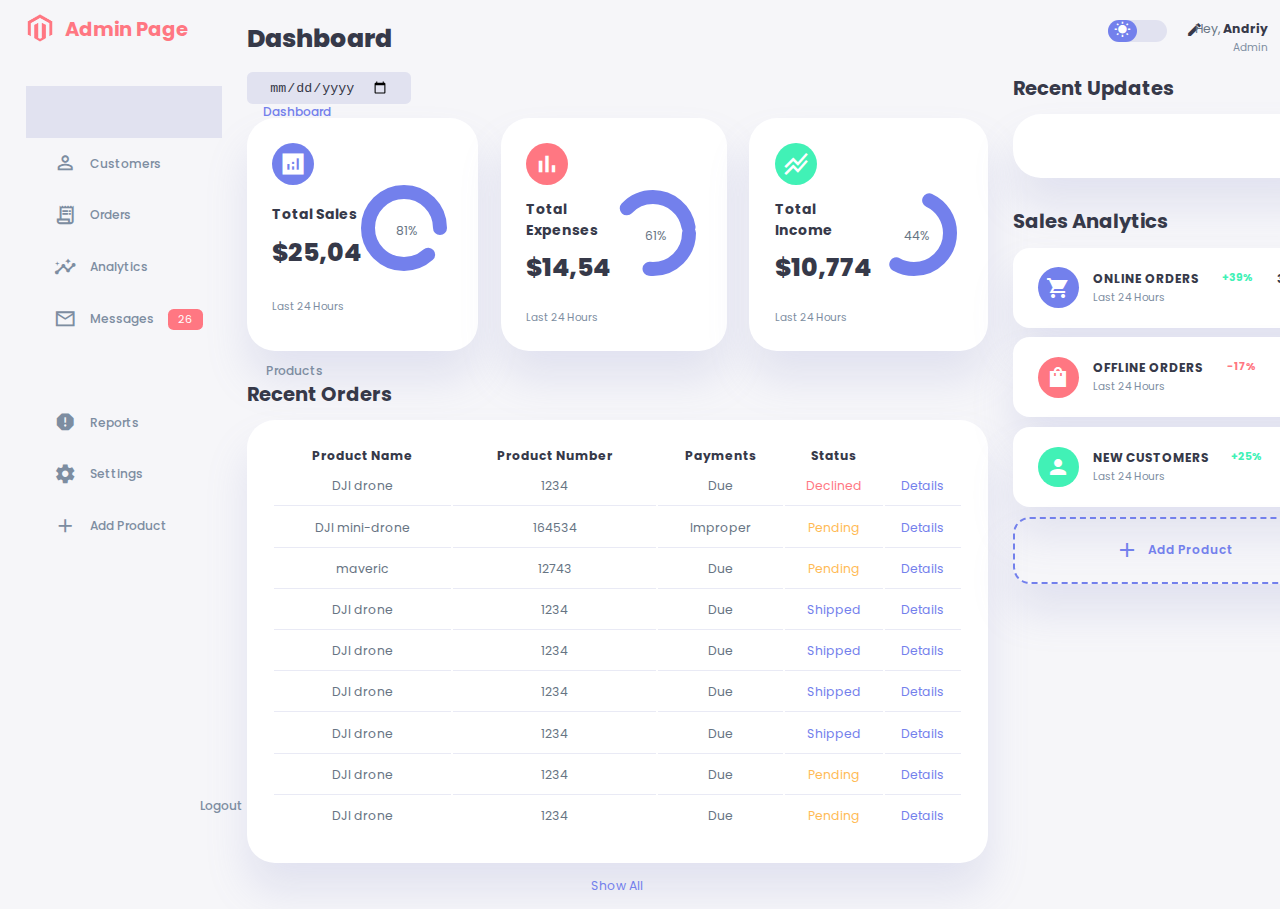
<file: index.html>
<!DOCTYPE html>
<html lang="en">

<head>
    <meta charset="UTF-8">
    <meta http-equiv="X-UA-Compatible" content="IE=edge">
    <meta name="viewport" content="width=device-width, initial-scale=1.0">
    <title>Responsive DashBoard</title>
    <!-- Material CDN -->
    <link href="https://fonts.googleapis.com/icon?family=Material+Icons+Sharp" rel="stylesheet">
    <!-- STYLESHEET -->
    <link rel="stylesheet" href="./Styles/index.css">
</head>

<body>
    <div class="container">
        <aside>
            <div class="top">
                <div class="logo">
                    <img src="./images/logo.png" alt="logo">
                    <h2 class="danger">Admin Page </h2>
                </div>
                <div class="close" id="close-btn">
                    <span class="material-icons-sharp">
                        close
                    </span>
                </div>
            </div>
            <div class="sidebar">
                <a href="#" class="active">
                    <span class="material-icons-sharp">grid_view</span>
                    <h3>Dashboard</h3>
                </a>
                <a href="#">
                    <span class="material-icons-sharp">person_outline</span>
                    <h3>Customers</h3>
                </a>
                <a href="#" id="1">
                    <span class="material-icons-sharp">receipt_long </span>
                    <h3>Orders</h3>
                </a>
                <a href="#">
                    <span class="material-icons-sharp">insights</span>
                    <h3>Analytics</h3>
                </a>
                <a href="#">
                    <span class="material-icons-sharp">mail_outline </span>
                    <h3>Messages</h3>
                    <span class="message-count">26</span>
                </a>
                <a href="#">
                    <span class="material-icons-sharp">inventory</span>
                    <h3>Products</h3>
                </a>
                <a href="#">
                    <span class="material-icons-sharp">report</span>
                    <h3>Reports</h3>
                </a>
                <a href="#">
                    <span class="material-icons-sharp">settings</span>
                    <h3>Settings</h3>
                </a>
                <a href="#">
                    <span class="material-icons-sharp">add</span>
                    <h3>Add Product</h3>
                </a>
                <a href="#">
                    <span class="material-icons-sharp">logout</span>
                    <h3>Logout</h3>
                </a>
            </div>
        </aside>
        <!------------- END OF ASIDE ------------->
        <main>
            <h1>Dashboard</h1>
            <div class="date">
                <input type="date">
            </div>
            <div class="insights">
                <div class="sales">
                    <span class="material-icons-sharp">analytics</span>
                    <div class="middle">
                        <div class="left">
                            <h3>Total Sales</h3>
                            <h1>$25,04</h1>
                        </div>
                        <div class="progress">
                            <svg>
                                <circle cx="38" cy="38" r="36"></circle>
                            </svg>
                            <div class="number">
                                <p>81%</p>
                            </div>
                        </div>
                    </div>
                    <small class="text-muted">Last 24 Hours</small>
                </div>
                <!------------- END OF SALES ------------->
                <div class="expenses">
                    <span class="material-icons-sharp">bar_chart</span>
                    <div class="middle">
                        <div class="left">
                            <h3>Total Expenses</h3>
                            <h1>$14,54</h1>
                        </div>
                        <div class="progress">
                            <svg>
                                <circle cx="38" cy="38" r="36"></circle>
                            </svg>
                            <div class="number">
                                <p>61%</p>
                            </div>
                        </div>
                    </div>
                    <small class="text-muted">Last 24 Hours</small>
                </div>
                <!------------- END OF EXPENSES ------------->
                <div class="income">
                    <span class="material-icons-sharp">stacked_line_chart</span>
                    <div class="middle">
                        <div class="left">
                            <h3>Total Income</h3>
                            <h1>$10,774</h1>
                        </div>
                        <div class="progress">
                            <svg>
                                <circle cx="38" cy="38" r="36"></circle>
                            </svg>
                            <div class="number">
                                <p>44%</p>
                            </div>
                        </div>
                    </div>
                    <small class="text-muted">Last 24 Hours</small>
                </div>
                <!------------- END OF INCOME ------------->
            </div>
            <!------------- END OF INSIGHTS ------------->
            <div class="recent-orders">
                <h2>Recent Orders</h2>
                <table>
                    <thead>
                        <tr>
                            <th>Product Name</th>
                            <th>Product Number</th>
                            <th>Payments</th>
                            <th>Status</th>
                            <th></th>
                        </tr>
                    </thead>
                    <tbody>
                        <!-- <tr>
                            <td>Foldable Mini Drone</td>
                            <td>4234234</td>
                            <td>Due</td>
                            <td class="warning">Pending</td>
                            <td class="primary">Details</td>
                        </tr> -->
                    </tbody>
                </table>
                <a href="#">Show All</a>
            </div>
        </main>
        <!------------- END MAIN ------------->

        <div class="right">
            <div class="top">
                <button id="menu-btn">
                    <span class="material-icons-sharp">menu</span>
                </button>
                <div class="theme-toggler">
                    <span class="material-icons-sharp active">wb_sunny</span>
                    <span class="material-icons-sharp">dark_mode</span>
                </div>
                <div class="profile">
                    <div class="info">
                        <p>Hey, <b>Andriy</b></p>
                        <small class="text-muted">Admin</small>
                    </div>
                    <div class="profile-photo">
                        <img src="./images/profile-1.jpg" alt="profile photo">
                    </div>
                </div>
            </div>
            <!------------- END OF TOP ------------->
            <div class="recent-updates">
                <h2>Recent Updates</h2>
                <div class="updates">
                    <div class="update">
                        <!-- <div class="profile-photo">
                            <img src="./images/profile-2.jpg" alt="profile photo">
                        </div>
                        <div class="message">
                            <p><b>Mike Tyson</b> recive his order of DJI drone</p>
                            <small class="text-muted">2 minutes ago</small>
                        </div> -->
                    </div>
                </div>
            </div>
            <!------------- END OF RECENT UPDATES ------------->
            <div class="sales-analytics">
                <h2>Sales Analytics</h2>
                <div class="item online">
                    <div class="icon">
                        <span class="material-icons-sharp">shopping_cart</span>
                    </div>
                    <div class="right">
                        <div class="info">
                            <h3>ONLINE ORDERS</h3>
                            <small class="text-muted">Last 24 Hours</small>
                        </div>
                        <h5 class="success">+39%</h5>
                        <h3>3849</h3>
                    </div>
                </div>
                <div class="item offline">
                    <div class="icon">
                        <span class="material-icons-sharp">shopping_bag</span>
                    </div>
                    <div class="right">
                        <div class="info">
                            <h3>OFFLINE ORDERS</h3>
                            <small class="text-muted">Last 24 Hours</small>
                        </div>
                        <h5 class="danger">-17%</h5>
                        <h3>1100</h3>
                    </div>
                </div>
                <div class="item customers">
                    <div class="icon">
                        <span class="material-icons-sharp">person</span>
                    </div>
                    <div class="right">
                        <div class="info">
                            <h3>NEW CUSTOMERS</h3>
                            <small class="text-muted">Last 24 Hours</small>
                        </div>
                        <h5 class="success">+25%</h5>
                        <h3>849</h3>
                    </div>
                </div>
                <div class="item add-product">
                    <div>
                        <span class="material-icons-sharp">add</span>
                        <h3>Add Product</h3>
                    </div>
                </div>
            </div>

        </div>
    </div>

    <script src="https://code.jquery.com/jquery-3.6.0.js" integrity="sha256-H+K7U5CnXl1h5ywQfKtSj8PCmoN9aaq30gDh27Xc0jk=" crossorigin="anonymous"></script>
    <script src="./orders.js"></script>
    <script src="./updates.js"></script>
    <script src="./index.js"></script>
</body>

</html>
</file>
<file: Styles/index.css>
@import url('https://fonts.googleapis.com/css2?family=Montserrat:wght@700&family=Poppins:wght@300;400;500;600;700;800&display=swap');
@import url('./root.css');
@import url('./aside.css');
@import url('./main.css');
@import url('./right_side.css');

/* ==================== DARK THEME VARAIBLES ==================== */
.dark-theme-variables {
	--color-background: #181a1e;
	--color-white: #202528;
	--color-dark: #edeffd;
	--color-dark-variant: #a3bdcc;
	--color-light: rgba(0, 0, 0, 0.4);
	--box-shadow: 0 2rem 3rem var(var(--color-light));
}

* {
	margin: 0;
	padding: 0;
	outline: 0;
	appearance: none;
	border: 0;
	text-decoration: none;
	list-style: none;
	box-sizing: border-box;
}
html {
	font-size: 14px;
}

body {
	width: 100vw;
	height: 100vh;
	font-family: poppins, sans-serif;
	font-size: 0.88rem;
	background: var(--color-background);
	user-select: none;
	overflow-x: hidden;
	color: var(--color-dark);
}

a {
	color: var(--color-dark);
}

img {
	display: block;
	width: 100%;
}

h1 {
	font-weight: 800;
	font-size: 1.8rem;
}

h2 {
	font-size: 1.4rem;
}

h3 {
	font-size: 0.87rem;
}

h4 {
	font-size: 0.8rem;
}

h5 {
	font-size: 0.77rem;
}

small {
	font-size: 0.75rem;
}

.profile-photo {
	width: 2.8rem;
	height: 2.8rem;
	border-radius: 50%;
	overflow: hidden;
}

.text-muted {
	color: var(--color-info-dark);
}

p {
	color: var(--color-dark-variant);
}

b {
	color: var(--color-dark);
}

.primary {
	color: var(--color-primary);
}

.danger {
	color: var(--color-danger);
}

.success {
	color: var(--color-success);
}

.warning {
	color: var(--color-warning);
}

.container {
	display: grid;
	width: 96%;
	margin: 0 auto;
	gap: 1.8rem;
	grid-template-columns: 14rem auto 23rem;
}

/* ========================== MEDIA QUERIES ========================== */
@media screen and (max-width: 1200px) {
	.container {
		width: 94%;
		grid-template-columns: 7rem auto 23rem;
	}

	aside .logo h2 {
		display: none;
	}

	aside .sidebar h3 {
		display: none;
	}

	aside .sidebar a {
		width: 5.6rem;
	}

	aside .sidebar a:last-child {
		position: relative;
		margin-top: 1.8rem;
	}

	main .insights {
		grid-template-columns: 1fr;
		gap: 0;
	}

	main .recent-orders {
		width: 94%;
		position: absolute;
		left: 50%;
		transform: translateX(-50%);
		margin: 2rem 0 0 8.8rem;
	}

	main .recent-orders table {
		width: 83vw;
	}

	main table thead tr th:last-child,
	main table thead tr th:first-child {
		display: none;
	}

	main table tbody tr td:last-child,
	main table tbody tr td:first-child {
		display: none;
	}
}

/* ========================== MEDIA QUERIES ========================== */
@media screen and (max-width: 768px) {
	.container {
		width: 100%;
		grid-template-columns: 1fr;
	}

	aside {
		position: fixed;
		left: -100%;
		background: var(--color-white);
		width: 18rem;
		z-index: 3;
		box-shadow: 1rem 3rem 4rem var(--color-light);
		height: 100vh;
		padding-right: var(--card-padding);
		display: none;
		animation: showMenu 400ms ease-in-out forwards;
	}

	@keyframes showMenu {
		to {
			left: 0;
		}
	}

	aside .logo {
		margin-left: 1rem;
	}

	aside .logo h2 {
		display: inline;
	}

	aside .sidebar h3 {
		display: inline;
	}

	aside .sidebar a {
		width: 100%;
		height: 3.4rem;
	}

	aside .sidebar a:last-child {
		position: absolute;
		bottom: 5rem;
	}

	aside .close {
		display: inline-block;
		cursor: pointer;
	}

	main {
		margin-top: 8rem;
		padding: 0 1rem;
	}

	main .recent-orders {
		position: relative;
		margin: 3rem 0 0 0;
		width: 100%;
	}

	main .recent-orders table {
		width: 100%;
		margin: 0;
	}

	.right {
		width: 94%;
		margin: 0 auto 4rem;
	}

	.right .top {
		position: fixed;
		top: 0;
		left: 0;
		align-items: center;
		padding: 0 0.8rem;
		height: 4.6rem;
		background: var(--color-white);
		width: 100%;
		margin: 0;
		z-index: 2;
		box-shadow: 0 1rem 1rem var(--color-light);
	}

	.right .top .theme-toggler {
		width: 4.4rem;
		position: absolute;
		left: 66%;
	}

	.right .profile .info {
		display: none;
	}

	.right .top button {
		display: inline-block;
		background: transparent;
		cursor: pointer;
		color: var(--color-dark);
		position: absolute;
		left: 1rem;
	}

	.right .top button span {
		font-size: 2rem;
	}
}
</file>
